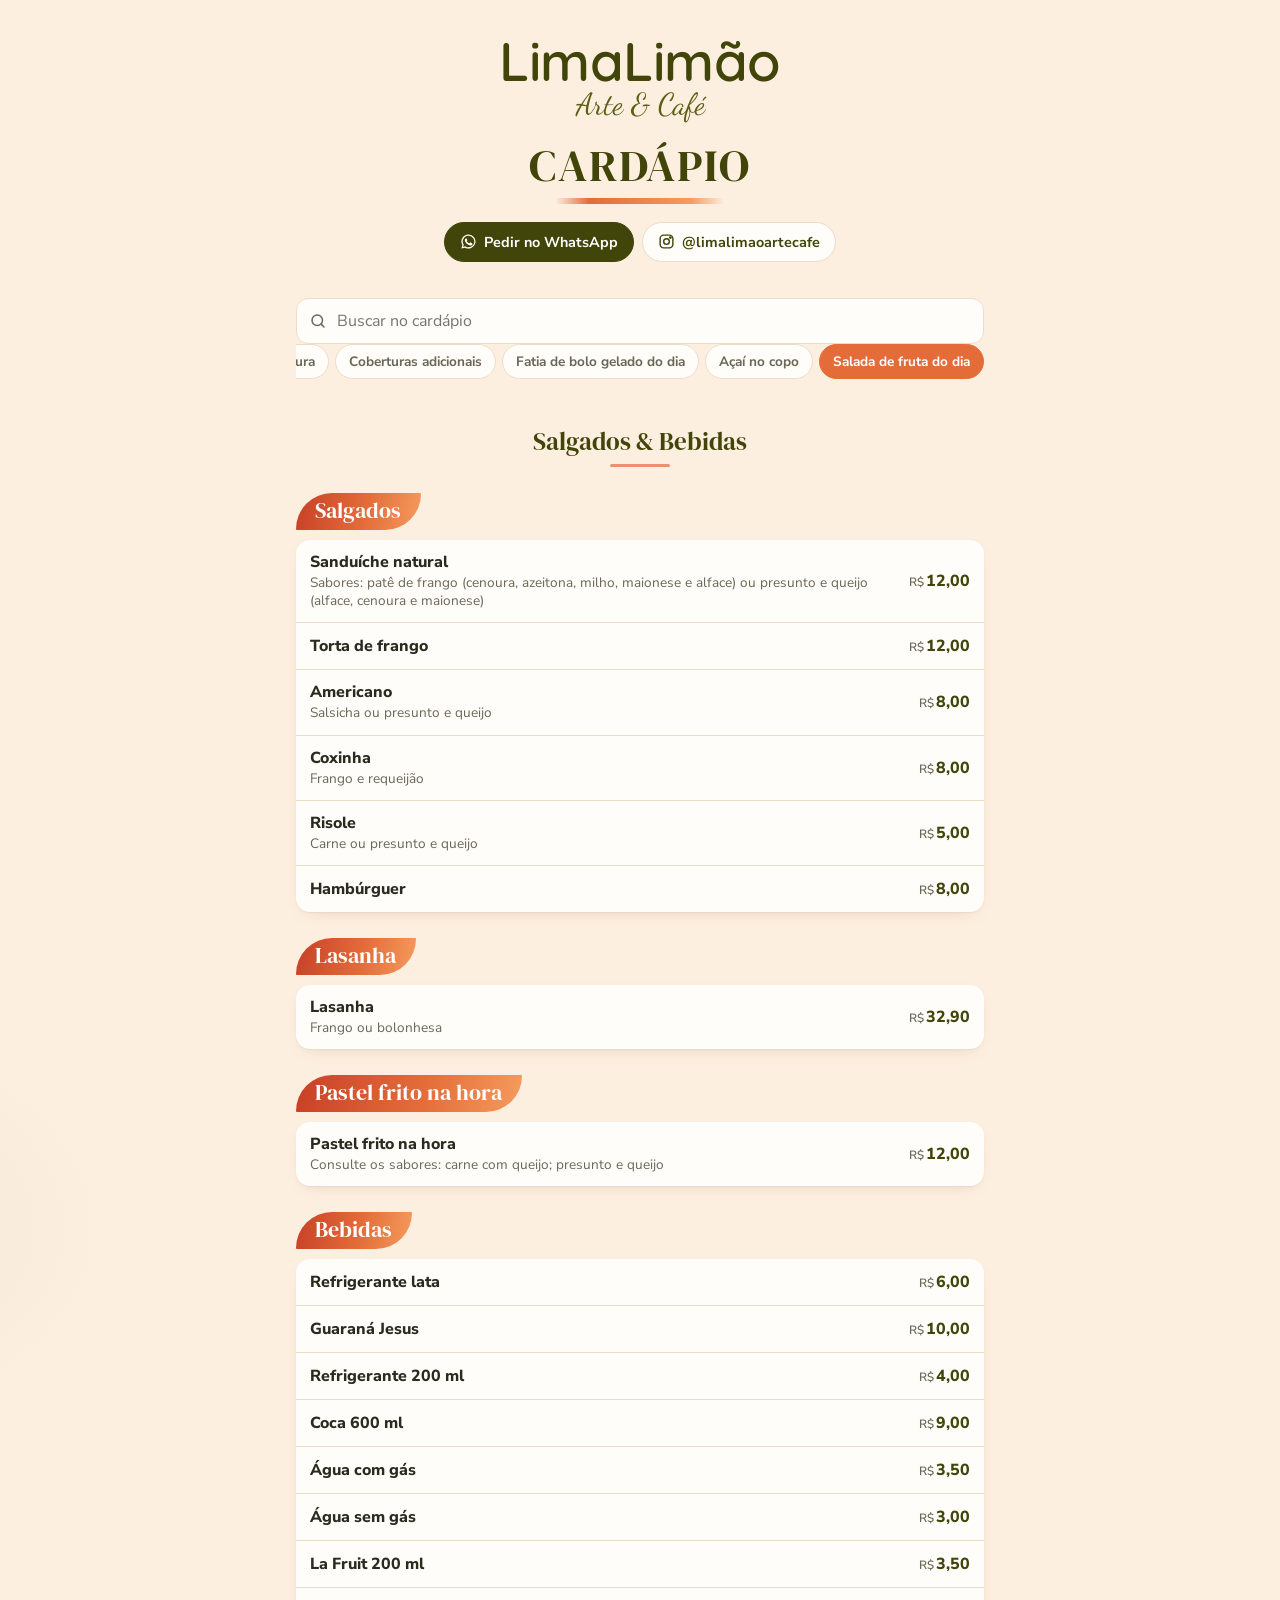
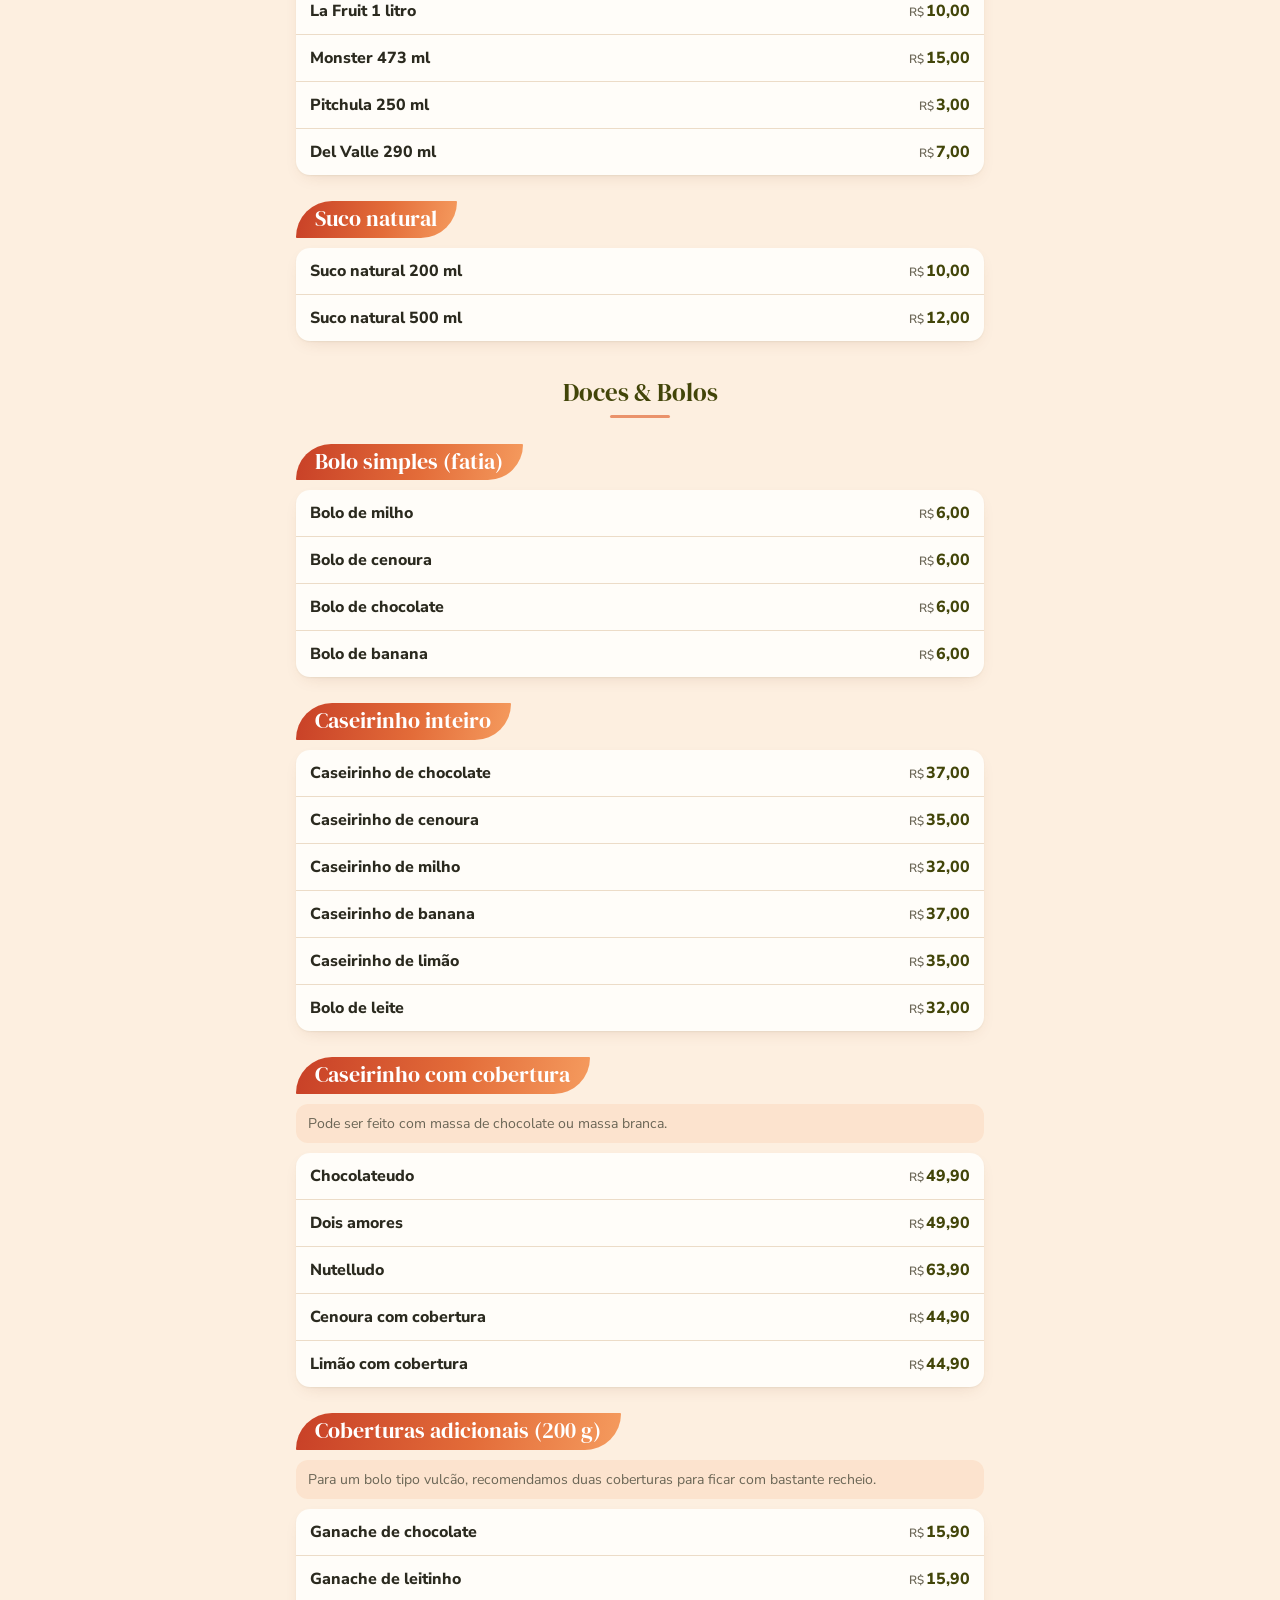
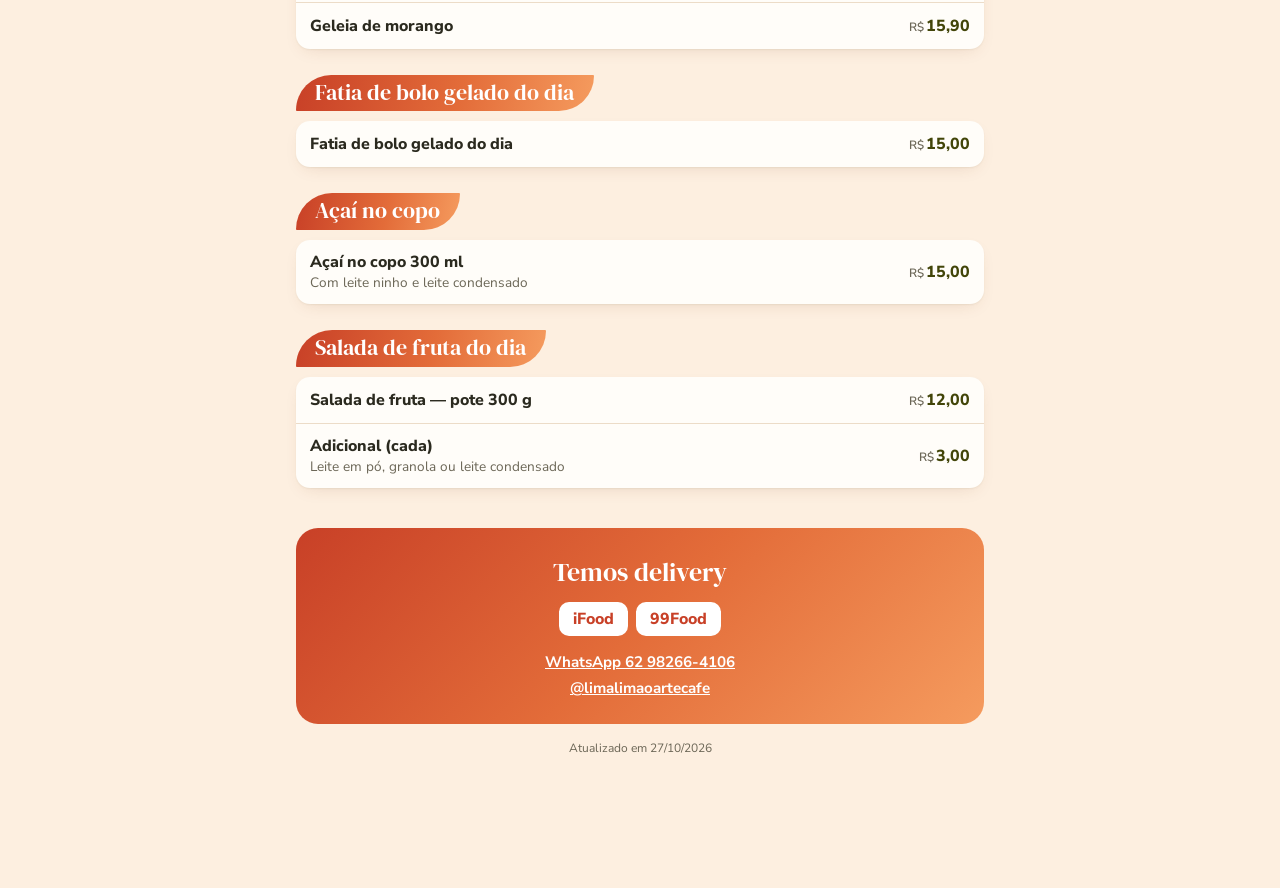
<file: index.html>
<!doctype html>
<html lang="pt-BR">
<head>
<meta charset="utf-8">
<meta name="viewport" content="width=device-width, initial-scale=1, viewport-fit=cover">
<title>Cardápio LimaLimão</title>
<meta name="description" content="Cardápio digital da LimaLimão Arte & Café — salgados, bebidas, doces e bolos.">
<meta name="theme-color" content="#fdefe0">
<link rel="stylesheet" href="assets/tema.css">
<style>
  body {
    background:
      radial-gradient(60rem 30rem at 110% -10%, rgba(245, 155, 94, .22), transparent 60%),
      radial-gradient(40rem 24rem at -20% 30%, rgba(66, 69, 9, .06), transparent 60%),
      var(--creme);
    min-height: 100vh;
  }
  .pagina { max-width: 720px; margin: 0 auto; padding: 0 16px 120px; }

  header.topo { text-align: center; padding: 34px 0 18px; }
  .topo .marca { font-size: clamp(2.6rem, 11vw, 3.4rem); }
  .topo .marca-sub { font-size: clamp(1.5rem, 6vw, 1.9rem); margin-top: 2px; }
  .topo h1 {
    font-family: var(--serif); font-weight: 400; color: var(--oliva);
    font-size: clamp(2rem, 9vw, 2.8rem); margin: 14px 0 0; letter-spacing: .04em;
  }
  .topo .traco { width: 170px; height: 6px; margin: 2px auto 0; border-radius: 99px;
    background: linear-gradient(90deg, transparent, var(--laranja) 20%, var(--pessego) 80%, transparent); }
  .acoes { display: flex; gap: 8px; justify-content: center; flex-wrap: wrap; margin-top: 18px; }
  .btn-pill {
    display: inline-flex; align-items: center; gap: 7px; text-decoration: none;
    padding: 9px 15px; border-radius: 999px; font-weight: 700; font-size: .9rem;
    background: var(--papel); color: var(--oliva); border: 1px solid var(--linha);
    transition: transform .15s ease, background .15s ease;
  }
  .btn-pill:active { transform: scale(.97); }
  .btn-pill.zap { background: var(--oliva); color: #fff; border-color: var(--oliva); }
  .btn-pill svg { width: 17px; height: 17px; }

  /* Navegação por categoria */
  nav.cats {
    position: sticky; top: 0; z-index: 5; margin: 8px -16px 0; padding: 10px 16px;
    background: rgba(253, 239, 224, .92); backdrop-filter: blur(10px); -webkit-backdrop-filter: blur(10px);
    border-bottom: 1px solid transparent; transition: border-color .2s;
  }
  nav.cats.preso { border-bottom-color: var(--linha); }
  .busca { position: relative; margin-bottom: 10px; }
  .busca input {
    width: 100%; padding: 11px 14px 11px 40px; border-radius: 12px; border: 1px solid var(--linha);
    background: var(--papel); font-size: 1rem; outline: none;
  }
  .busca input:focus { border-color: var(--pessego); box-shadow: 0 0 0 3px rgba(245, 155, 94, .25); }
  .busca svg { position: absolute; left: 13px; top: 50%; transform: translateY(-50%); width: 18px; color: var(--tinta-2); }
  .chips { display: flex; gap: 6px; overflow-x: auto; scrollbar-width: none; scroll-behavior: smooth; }
  .chips::-webkit-scrollbar { display: none; }
  .chip {
    flex: none; padding: 7px 13px; border-radius: 999px; border: 1px solid var(--linha);
    background: var(--papel); color: var(--tinta-2); font-weight: 700; font-size: .85rem; cursor: pointer; white-space: nowrap;
  }
  .chip.ativo { background: var(--laranja); border-color: var(--laranja); color: #fff; }

  .secao-titulo {
    font-family: var(--serif); font-weight: 400; color: var(--oliva); text-align: center;
    font-size: 1.55rem; margin: 34px 0 4px;
  }
  .secao-titulo::after { content: ""; display: block; width: 60px; height: 3px; border-radius: 9px; background: var(--laranja); margin: 6px auto 0; opacity: .7; }

  section.cat { margin-top: 26px; scroll-margin-top: 130px; }
  section.cat h2 { font-size: 1.35rem; margin: 0 0 10px; font-weight: 400; }
  .obs {
    display: flex; gap: 10px; align-items: flex-start; font-size: .88rem; color: var(--tinta-2);
    background: rgba(245, 155, 94, .14); border-radius: 12px; padding: 10px 12px; margin: 0 0 10px;
  }
  .lista { background: var(--papel); border-radius: var(--raio); box-shadow: var(--sombra); overflow: hidden; }
  .item {
    display: grid; grid-template-columns: 64px 1fr auto; gap: 12px; align-items: center;
    padding: 12px 14px; border-top: 1px solid var(--linha);
  }
  .item:first-child { border-top: 0; }
  .item.sem-foto { grid-template-columns: 1fr auto; }
  .foto {
    width: 64px; height: 64px; border-radius: 12px; overflow: hidden; background: var(--creme);
    border: 0; padding: 0; cursor: zoom-in;
  }
  .foto img { width: 100%; height: 100%; object-fit: cover; }
  .item .nome { font-weight: 800; font-size: 1rem; line-height: 1.25; }
  .item .desc { color: var(--tinta-2); font-size: .85rem; margin-top: 2px; line-height: 1.35; }
  .item .preco { font-weight: 800; color: var(--oliva); white-space: nowrap; font-variant-numeric: tabular-nums; }
  .item .preco small { font-weight: 600; font-size: .75em; color: var(--tinta-2); margin-right: 2px; }
  .item.esgotado .nome, .item.esgotado .preco { color: var(--tinta-2); }
  .item.esgotado .foto { filter: grayscale(1); opacity: .6; }
  .tag-esgotado {
    display: inline-block; margin-left: 6px; vertical-align: 2px; font-size: .68rem; font-weight: 800; letter-spacing: .04em;
    text-transform: uppercase; color: var(--alerta); background: rgba(200, 64, 39, .1); padding: 2px 7px; border-radius: 99px;
  }
  .vazio { text-align: center; color: var(--tinta-2); padding: 40px 0; }

  footer.rodape {
    margin-top: 40px; text-align: center; padding: 26px 16px; border-radius: 22px;
    background: linear-gradient(135deg, var(--laranja-escuro), var(--laranja) 50%, var(--pessego)); color: #fff;
  }
  .rodape strong { font-family: var(--serif); font-weight: 400; font-size: 1.6rem; display: block; }
  .rodape .apps { display: flex; justify-content: center; gap: 8px; margin: 12px 0 16px; }
  .rodape .apps span { background: #fff; color: var(--laranja-escuro); font-weight: 800; padding: 6px 14px; border-radius: 10px; }
  .rodape a { color: #fff; font-weight: 700; }
  .rodape .contatos { display: flex; flex-direction: column; gap: 6px; font-size: .95rem; }
  .atualizado { text-align: center; color: var(--tinta-2); font-size: .75rem; margin-top: 16px; }

  /* Foto ampliada */
  dialog.zoom { border: 0; padding: 0; border-radius: 18px; max-width: min(92vw, 520px); background: var(--papel); }
  dialog.zoom::backdrop { background: rgba(43, 42, 31, .6); }
  dialog.zoom img { width: 100%; max-height: 70vh; object-fit: cover; }
  dialog.zoom .info { padding: 14px 16px 18px; }
  dialog.zoom .info b { display: block; font-size: 1.1rem; }
  dialog.zoom form { position: absolute; top: 8px; right: 8px; }
  dialog.zoom .fechar { border: 0; width: 34px; height: 34px; border-radius: 50%; background: rgba(255,255,255,.9); font-size: 1.2rem; cursor: pointer; }

  .faixa-preview { background: var(--oliva); color: #fff; text-align: center; font-size: .8rem; padding: 6px; font-weight: 700; }

  @media (prefers-reduced-motion: reduce) { .chips { scroll-behavior: auto; } }
</style>
</head>
<body>
<div class="faixa-preview" id="faixaPreview" hidden>Pré-visualização com os dados do painel (não publicado)</div>
<div class="pagina">
  <header class="topo">
    <div class="marca" id="nomeLoja">LimaLimão</div>
    <div class="marca-sub" id="subLoja">Arte &amp; Café</div>
    <h1>CARDÁPIO</h1>
    <div class="traco"></div>
    <div class="acoes" id="acoes"></div>
  </header>

  <nav class="cats" id="nav">
    <label class="busca">
      <svg viewBox="0 0 24 24" fill="none" stroke="currentColor" stroke-width="2" stroke-linecap="round"><circle cx="11" cy="11" r="7"/><path d="m20 20-3.5-3.5"/></svg>
      <input id="busca" type="search" placeholder="Buscar no cardápio" autocomplete="off" aria-label="Buscar no cardápio">
    </label>
    <div class="chips" id="chips"></div>
  </nav>

  <main id="conteudo"></main>

  <footer class="rodape" id="rodape"></footer>
  <p class="atualizado" id="atualizado"></p>
</div>

<dialog class="zoom" id="zoom">
  <form method="dialog"><button class="fechar" aria-label="Fechar">×</button></form>
  <div id="zoomFoto"></div>
  <div class="info"><b id="zoomNome"></b><span id="zoomDesc"></span></div>
</dialog>

<script src="dados/cardapio.js"></script>
<script src="assets/config.js"></script>
<script>
// Com Supabase configurado, lê o cardápio do banco; se falhar, usa o arquivo dados/cardapio.js
async function lerNuvem() {
  const c = window.SUPABASE;
  if (!c || !c.url || !c.chave) return null;
  try {
    const r = await fetch(c.url.replace(/\/$/, '') + '/rest/v1/documentos?id=eq.cardapio&select=dados', { headers: { apikey: c.chave }, cache: 'no-store' });
    if (!r.ok) return null;
    const j = await r.json();
    return j[0] ? j[0].dados : null;
  } catch (e) { return null; }
}
(async function () {
  const CHAVE = 'limalima.cardapio';
  let dados = window.CARDAPIO;
  let preview = false;
  if (new URLSearchParams(location.search).has('preview')) {
    try {
      const local = JSON.parse(localStorage.getItem(CHAVE));
      if (local) { dados = local; preview = true; document.getElementById('faixaPreview').hidden = false; }
    } catch (e) {}
  }
  if (!preview) dados = (await lerNuvem()) || dados;

  const brl = n => n.toLocaleString('pt-BR', { minimumFractionDigits: 2, maximumFractionDigits: 2 });
  const esc = s => String(s ?? '').replace(/[&<>"']/g, c => ({ '&': '&amp;', '<': '&lt;', '>': '&gt;', '"': '&quot;', "'": '&#39;' }[c]));
  const norm = s => String(s ?? '').normalize('NFD').replace(/[̀-ͯ]/g, '').toLowerCase();

  const loja = dados.loja || {};
  document.getElementById('nomeLoja').textContent = loja.nome || '';
  document.getElementById('subLoja').textContent = loja.subtitulo || '';

  const icZap = '<svg viewBox="0 0 24 24" fill="currentColor"><path d="M12 2a10 10 0 0 0-8.6 15.1L2 22l5-1.3A10 10 0 1 0 12 2Zm0 18.2a8.2 8.2 0 0 1-4.2-1.2l-.3-.2-3 .8.8-2.9-.2-.3A8.2 8.2 0 1 1 12 20.2Zm4.5-6.1c-.2-.1-1.5-.7-1.7-.8-.2-.1-.4-.1-.6.1l-.8 1c-.1.2-.3.2-.5.1a6.7 6.7 0 0 1-3.3-2.9c-.2-.4.2-.4.7-1.3.1-.2 0-.3 0-.4l-.8-1.8c-.2-.5-.4-.4-.6-.4h-.5a1 1 0 0 0-.7.3 3 3 0 0 0-.9 2.2 5.2 5.2 0 0 0 1.1 2.8 11.9 11.9 0 0 0 4.6 4c1.7.7 2.4.8 3.2.7.5-.1 1.5-.6 1.8-1.2.2-.6.2-1.1.1-1.2l-.5-.3Z"/></svg>';
  const icInsta = '<svg viewBox="0 0 24 24" fill="none" stroke="currentColor" stroke-width="2"><rect x="3" y="3" width="18" height="18" rx="5"/><circle cx="12" cy="12" r="4"/><circle cx="17.5" cy="6.5" r="1" fill="currentColor"/></svg>';
  const acoes = [];
  if (loja.whatsapp) acoes.push(`<a class="btn-pill zap" href="https://wa.me/${esc(loja.whatsapp)}?text=${encodeURIComponent('Olá! Vim pelo cardápio digital e gostaria de fazer um pedido.')}" target="_blank" rel="noopener">${icZap} Pedir no WhatsApp</a>`);
  if (loja.instagram) acoes.push(`<a class="btn-pill" href="https://instagram.com/${esc(loja.instagram)}" target="_blank" rel="noopener">${icInsta} @${esc(loja.instagram)}</a>`);
  document.getElementById('acoes').innerHTML = acoes.join('');

  document.getElementById('rodape').innerHTML = `
    <strong>Temos delivery</strong>
    <div class="apps">${(loja.delivery || []).map(d => `<span>${esc(d)}</span>`).join('')}</div>
    <div class="contatos">
      ${loja.whatsapp ? `<a href="https://wa.me/${esc(loja.whatsapp)}" target="_blank" rel="noopener">WhatsApp ${esc(loja.whatsappTexto || loja.whatsapp)}</a>` : ''}
      ${loja.instagram ? `<a href="https://instagram.com/${esc(loja.instagram)}" target="_blank" rel="noopener">@${esc(loja.instagram)}</a>` : ''}
    </div>`;
  if (dados.atualizado) {
    const d = new Date(dados.atualizado + (dados.atualizado.length === 10 ? 'T12:00' : ''));
    if (!isNaN(d)) document.getElementById('atualizado').textContent = 'Atualizado em ' + d.toLocaleDateString('pt-BR');
  }

  const produtos = (dados.produtos || []).filter(p => p.ativo !== false);
  const cats = (dados.categorias || []).filter(c => produtos.some(p => p.cat === c.id));

  const chipsEl = document.getElementById('chips');
  chipsEl.innerHTML = cats.map(c => `<button class="chip" data-id="${esc(c.id)}">${esc(c.nome.replace(/\s*\(.*\)$/, ''))}</button>`).join('');
  chipsEl.addEventListener('click', e => {
    const b = e.target.closest('.chip'); if (!b) return;
    const alvo = document.getElementById('cat-' + b.dataset.id);
    if (alvo) alvo.scrollIntoView({ behavior: matchMedia('(prefers-reduced-motion: reduce)').matches ? 'auto' : 'smooth' });
  });

  const conteudo = document.getElementById('conteudo');
  function render(filtro) {
    const f = norm(filtro).trim();
    let html = '', secaoAtual = null, achou = 0;
    for (const c of cats) {
      const itens = produtos.filter(p => p.cat === c.id && (!f || norm(p.nome + ' ' + p.desc + ' ' + c.nome).includes(f)));
      if (!itens.length) continue;
      if (c.secao && c.secao !== secaoAtual) { secaoAtual = c.secao; html += `<h2 class="secao-titulo">${esc(c.secao)}</h2>`; }
      achou += itens.length;
      html += `<section class="cat" id="cat-${esc(c.id)}" data-id="${esc(c.id)}">
        <h2><span class="etiqueta">${esc(c.nome)}</span></h2>
        ${c.obs ? `<p class="obs">${esc(c.obs)}</p>` : ''}
        <div class="lista">${itens.map(item).join('')}</div>
      </section>`;
    }
    conteudo.innerHTML = achou ? html : `<p class="vazio">Nada encontrado para “${esc(filtro)}”.</p>`;
    observar();
  }
  function item(p) {
    const esgotado = p.qtd === 0;
    const foto = p.foto ? `<button class="foto" data-id="${esc(p.id)}" aria-label="Ver foto de ${esc(p.nome)}"><img src="${esc(p.foto)}" alt="" loading="lazy"></button>` : '';
    return `<div class="item${p.foto ? '' : ' sem-foto'}${esgotado ? ' esgotado' : ''}">
      ${foto}
      <div><div class="nome">${esc(p.nome)}${esgotado ? '<span class="tag-esgotado">Esgotado</span>' : ''}</div>${p.desc ? `<div class="desc">${esc(p.desc)}</div>` : ''}</div>
      <div class="preco"><small>R$</small>${brl(Number(p.preco) || 0)}</div>
    </div>`;
  }

  const zoom = document.getElementById('zoom');
  conteudo.addEventListener('click', e => {
    const b = e.target.closest('.foto'); if (!b) return;
    const p = produtos.find(x => x.id === b.dataset.id); if (!p) return;
    document.getElementById('zoomFoto').innerHTML = `<img src="${esc(p.foto)}" alt="${esc(p.nome)}">`;
    document.getElementById('zoomNome').textContent = p.nome + ' — R$ ' + brl(Number(p.preco) || 0);
    document.getElementById('zoomDesc').textContent = p.desc || '';
    zoom.showModal();
  });
  zoom.addEventListener('click', e => { if (e.target === zoom) zoom.close(); });

  // Destaca o chip da categoria visível
  let obs;
  function observar() {
    if (obs) obs.disconnect();
    obs = new IntersectionObserver(ents => {
      ents.forEach(en => {
        if (!en.isIntersecting) return;
        chipsEl.querySelectorAll('.chip').forEach(ch => {
          const on = ch.dataset.id === en.target.dataset.id;
          ch.classList.toggle('ativo', on);
          if (on) chipsEl.scrollTo({ left: ch.offsetLeft - 16, behavior: 'smooth' });
        });
      });
    }, { rootMargin: '-140px 0px -60% 0px' });
    conteudo.querySelectorAll('section.cat').forEach(s => obs.observe(s));
  }

  const nav = document.getElementById('nav');
  new IntersectionObserver(([e]) => nav.classList.toggle('preso', e.intersectionRatio < 1), { threshold: [1], rootMargin: '-1px 0px 0px 0px' }).observe(nav);

  document.getElementById('busca').addEventListener('input', e => render(e.target.value));
  render('');
})();
</script>
</body>
</html>
</file>
<file: assets/tema.css>
/* Paleta tirada do cardápio impresso da LimaLima */
@import url('https://fonts.googleapis.com/css2?family=DM+Serif+Display&family=Dancing+Script:wght@600&family=Nunito+Sans:opsz,wght@6..12,400;6..12,600;6..12,700;6..12,800&family=Quicksand:wght@500;600&display=swap');

:root {
  --oliva: #424509;
  --oliva-2: #5b5f16;
  --laranja: #e36c39;
  --laranja-escuro: #c84027;
  --pessego: #f59b5e;
  --creme: #fdefe0;
  --creme-2: #fff8f0;
  --papel: #fffdf9;
  --tinta: #2b2a1f;
  --tinta-2: #6b6656;
  --linha: #ecdcc8;
  --ok: #4f7a28;
  --alerta: #c84027;
  --aviso: #d98a1c;

  --serif: 'DM Serif Display', Georgia, serif;
  --script: 'Dancing Script', cursive;
  --marca: 'Quicksand', 'Nunito Sans', sans-serif;
  --sans: 'Nunito Sans', system-ui, -apple-system, 'Segoe UI', sans-serif;

  --raio: 14px;
  --sombra: 0 1px 2px rgba(66, 69, 9, .06), 0 6px 18px -8px rgba(120, 60, 20, .18);
}

* { box-sizing: border-box; }
[hidden] { display: none !important; }
html { -webkit-text-size-adjust: 100%; }
body {
  margin: 0;
  font-family: var(--sans);
  color: var(--tinta);
  background: var(--creme);
  -webkit-font-smoothing: antialiased;
}
button, input, select, textarea { font: inherit; color: inherit; }
img { display: block; max-width: 100%; }

.marca { font-family: var(--marca); font-weight: 600; color: var(--oliva); letter-spacing: -.01em; line-height: 1; }
.marca-sub { font-family: var(--script); color: var(--oliva-2); line-height: 1; }

/* Etiqueta laranja dos títulos de categoria, igual ao impresso */
.etiqueta {
  display: inline-block;
  font-family: var(--serif);
  color: #fff;
  background: linear-gradient(100deg, var(--laranja-escuro), var(--laranja) 55%, var(--pessego));
  padding: .28em .9em .32em;
  border-radius: 999px 1.2em 999px 1.2em;
  line-height: 1.1;
}
</file>
